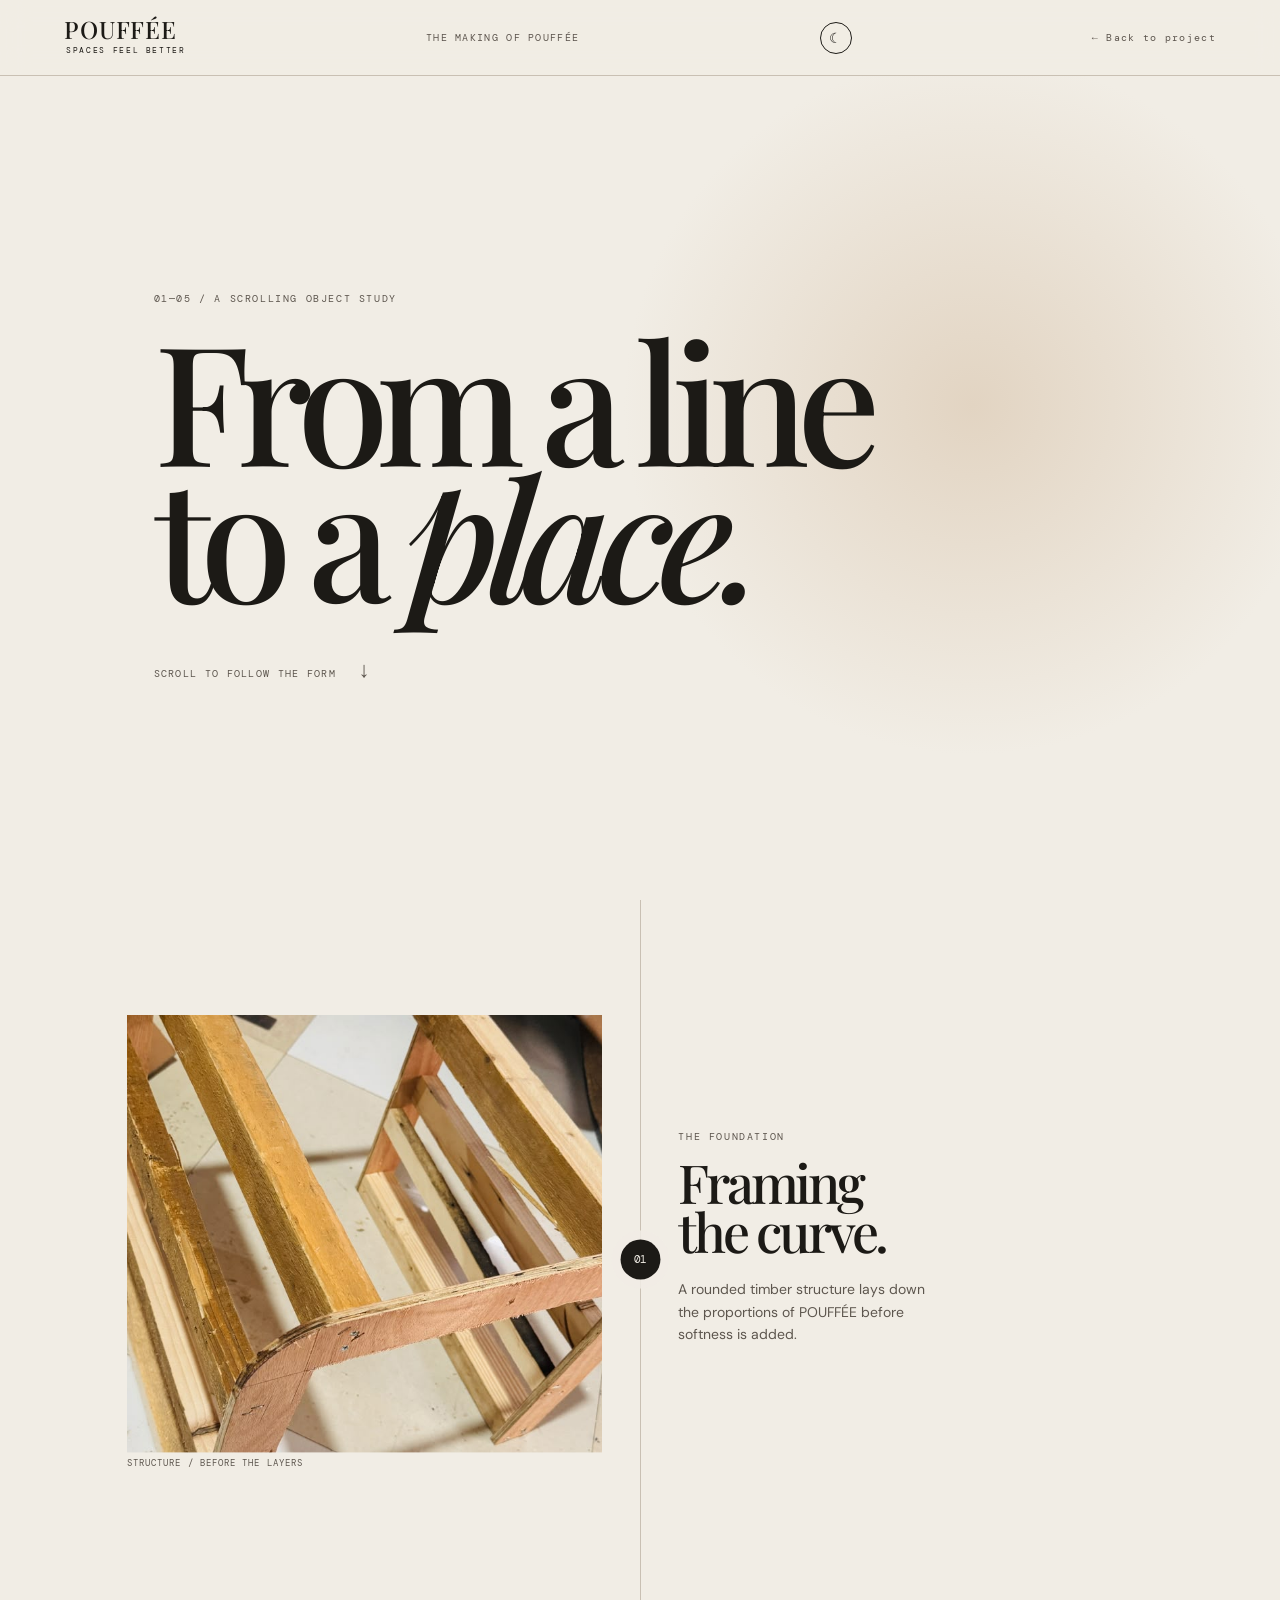
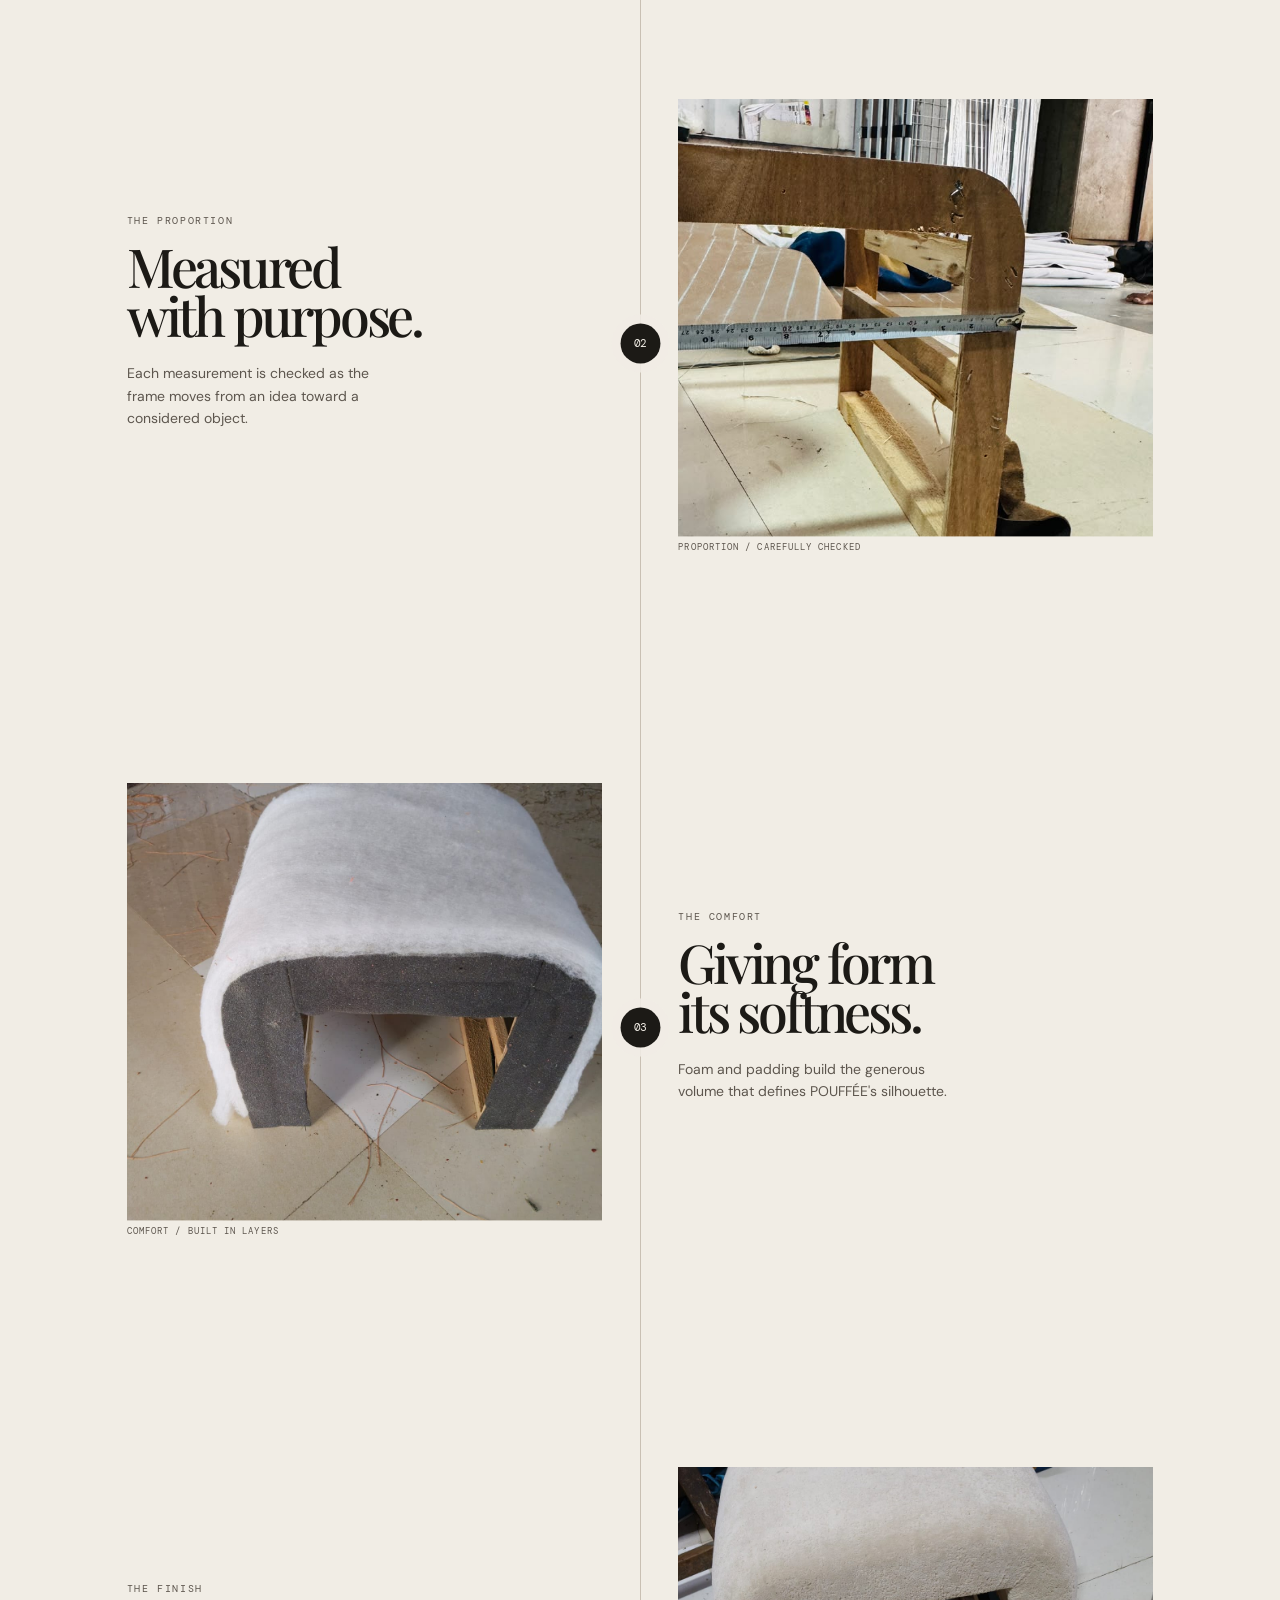
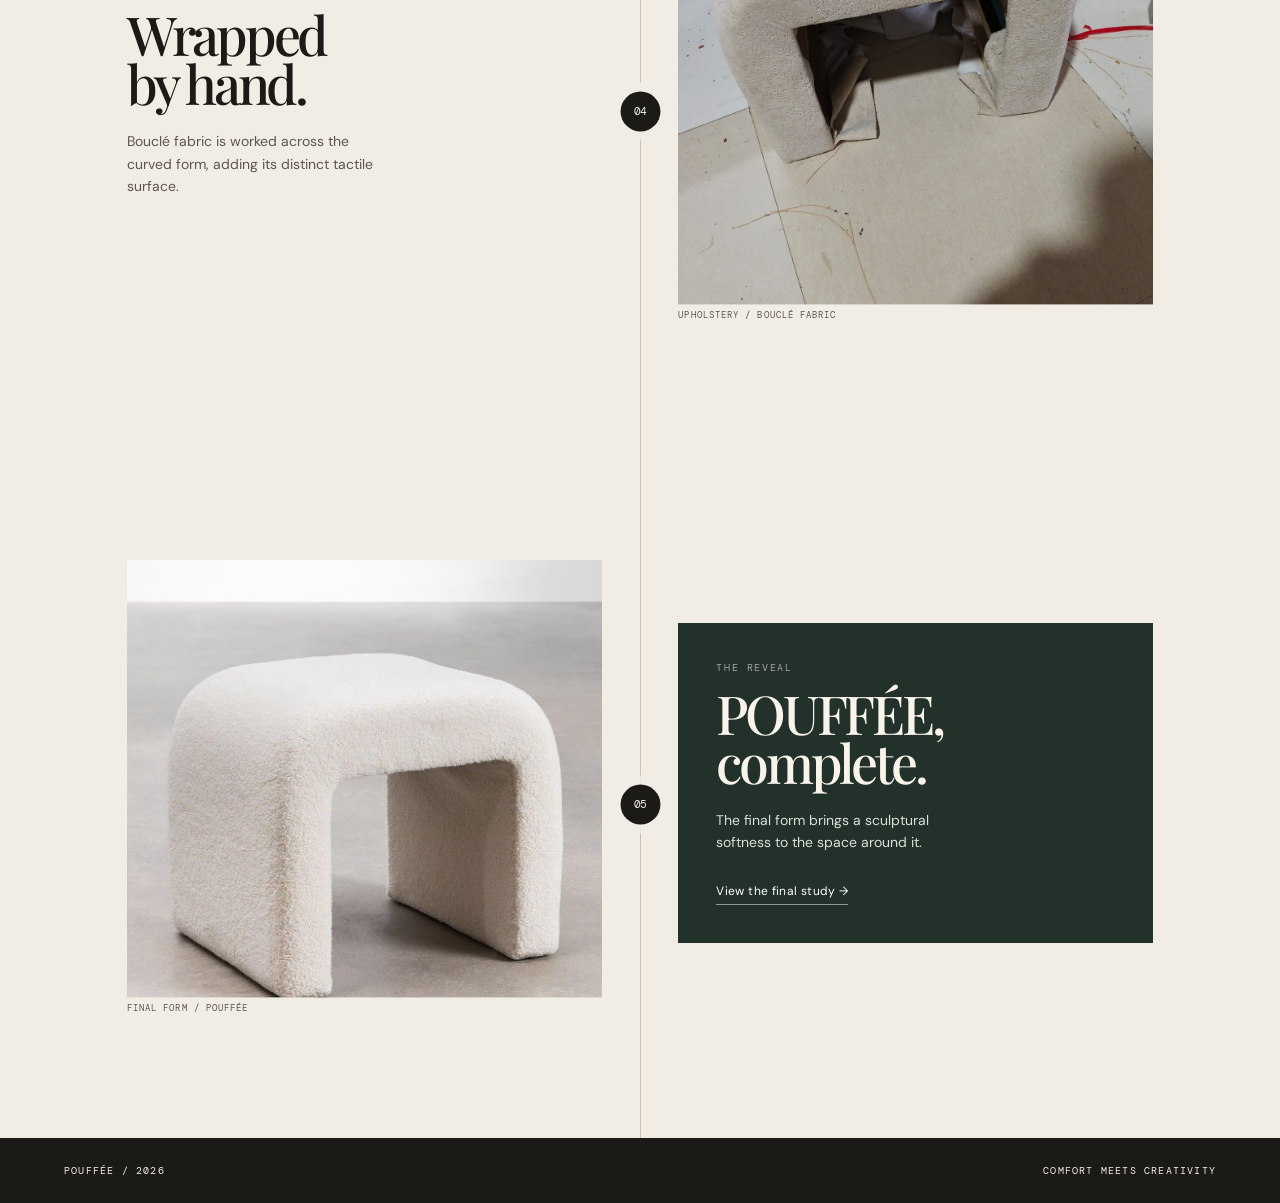
<file: journey.html>
<!doctype html>
<html lang="en">
<head>
  <meta charset="UTF-8">
  <meta name="viewport" content="width=device-width,initial-scale=1.0">
  <meta name="description" content="POUFFÉE — Follow the making of POUFFÉE step by step, from raw timber frame to finished bouclé seat.">
  <title>POUFFÉE — The Journey</title>
  <link rel="preconnect" href="https://fonts.googleapis.com">
  <link rel="preconnect" href="https://fonts.gstatic.com" crossorigin>
  <link href="https://fonts.googleapis.com/css2?family=DM+Mono&family=DM+Sans:wght@400;500;600&family=Playfair+Display:ital,wght@0,500;0,600;1,500&display=swap" rel="stylesheet">
  <link rel="stylesheet" href="journey.css">
  <!-- Restore theme early to avoid flash -->
  <script>if(localStorage.getItem('pouffee-theme')==='dark')document.documentElement.classList.add('dark-pre');</script>
  <style>.dark-pre body{background:#141412;color:#f0ebe1}</style>
</head>
<body>

<header>
  <a class="brand" href="index.html">POUFFÉE<small>SPACES FEEL BETTER</small></a>
  <span>THE MAKING OF POUFFÉE</span>
  <button class="theme-toggle" id="journey-theme" type="button" aria-label="Toggle colour theme">☾</button>
  <a class="back" href="index.html">← Back to project</a>
</header>

<main>
  <section class="intro">
    <p>01—05 / A SCROLLING OBJECT STUDY</p>
    <h1>From a line<br>to a <em>place.</em></h1>
    <div class="scroll-cue">SCROLL TO FOLLOW THE FORM <i>↓</i></div>
  </section>

  <section class="timeline">
    <div class="line"></div>

    <article class="step one">
      <div class="index">01</div>
      <div class="copy">
        <p>THE FOUNDATION</p>
        <h2>Framing<br>the curve.</h2>
        <span>A rounded timber structure lays down the proportions of POUFFÉE before softness is added.</span>
      </div>
      <figure>
        <img src="public/images/pouffee-24.jpg" alt="Bare rounded POUFFÉE frame">
        <figcaption>STRUCTURE / BEFORE THE LAYERS</figcaption>
      </figure>
    </article>

    <article class="step two">
      <div class="index">02</div>
      <div class="copy">
        <p>THE PROPORTION</p>
        <h2>Measured<br>with purpose.</h2>
        <span>Each measurement is checked as the frame moves from an idea toward a considered object.</span>
      </div>
      <figure>
        <img src="public/images/pouffee-09.jpg" alt="Frame being measured">
        <figcaption>PROPORTION / CAREFULLY CHECKED</figcaption>
      </figure>
    </article>

    <article class="step three">
      <div class="index">03</div>
      <div class="copy">
        <p>THE COMFORT</p>
        <h2>Giving form<br>its softness.</h2>
        <span>Foam and padding build the generous volume that defines POUFFÉE's silhouette.</span>
      </div>
      <figure>
        <img src="public/images/pouffee-17.jpg" alt="Foam construction on POUFFÉE">
        <figcaption>COMFORT / BUILT IN LAYERS</figcaption>
      </figure>
    </article>

    <article class="step four">
      <div class="index">04</div>
      <div class="copy">
        <p>THE FINISH</p>
        <h2>Wrapped<br>by hand.</h2>
        <span>Bouclé fabric is worked across the curved form, adding its distinct tactile surface.</span>
      </div>
      <figure>
        <img src="public/images/pouffee-02.jpg" alt="Bouclé upholstery being applied">
        <figcaption>UPHOLSTERY / BOUCLÉ FABRIC</figcaption>
      </figure>
    </article>

    <article class="step five">
      <div class="index">05</div>
      <div class="copy">
        <p>THE REVEAL</p>
        <h2>POUFFÉE,<br>complete.</h2>
        <span>The final form brings a sculptural softness to the space around it.</span>
        <a href="index.html#gallery">View the final study →</a>
      </div>
      <figure class="final-media">
        <img src="public/images/pouffee-final-01.jpg" alt="Completed POUFFÉE stool">
        <video
          autoplay muted loop playsinline
          preload="metadata"
          poster="public/images/pouffee-final-01.jpg"
          webkit-playsinline
        >
          <source src="public/videos/pouffee-final-04.mp4" type="video/mp4">
        </video>
        <figcaption>FINAL FORM / POUFFÉE</figcaption>
      </figure>
    </article>

  </section>
</main>

<footer>POUFFÉE / 2026 <span>COMFORT MEETS CREATIVITY</span></footer>

<script>
// Apply dark mode immediately
(function() {
  const saved = localStorage.getItem('pouffee-theme');
  if (saved === 'dark') document.body.classList.add('dark-mode');

  const btn = document.getElementById('journey-theme');
  if (!btn) return;

  function paint() {
    btn.textContent = document.body.classList.contains('dark-mode') ? '☀' : '☾';
  }
  paint();

  btn.addEventListener('click', () => {
    document.body.classList.toggle('dark-mode');
    localStorage.setItem('pouffee-theme', document.body.classList.contains('dark-mode') ? 'dark' : 'light');
    paint();
  });
})();

// Scroll reveal for timeline steps
const io = new IntersectionObserver(entries =>
  entries.forEach(e => e.isIntersecting && e.target.classList.add('seen')),
  { threshold: 0.18 }
);
document.querySelectorAll('.step').forEach(s => io.observe(s));

// Video autoplay on mobile (always show)
const isMobile = window.matchMedia('(max-width: 640px)').matches;
const finalVid = document.querySelector('.final-media video');
if (finalVid) {
  finalVid.muted = true;
  if (isMobile) {
    finalVid.loop = true;
    finalVid.autoplay = true;
    finalVid.play().catch(() => {});
  } else {
    // Desktop: show on hover
    const fig = document.querySelector('.final-media');
    fig.addEventListener('mouseenter', () => { finalVid.play().catch(() => {}); });
    fig.addEventListener('mouseleave', () => { finalVid.pause(); });
  }
}
</script>
</body>
</html>
</file>
<file: journey.css>
/* ============================================================
   POUFFÉE — Journey Page Stylesheet (v3)
   ============================================================ */

/* --- Design tokens (must mirror main site) --- */
:root {
  --paper: #f1ede5;
  --ink: #1c1a16;
  --line: #c9c0b3;
  --muted: #5d564e;
  --forest: #23312b;
  --nav-h: 76px;
  --ease: cubic-bezier(0.22, 0.8, 0.22, 1);
}

/* --- Reset --- */
*, *::before, *::after { box-sizing: border-box; }
html { scroll-behavior: smooth; }
body {
  margin: 0;
  overflow-x: hidden;
  background: var(--paper);
  color: var(--ink);
  font: 14px/1.5 'DM Sans', sans-serif;
  -webkit-font-smoothing: antialiased;
  transition: background .35s ease, color .35s ease;
}

/* ============================================================
   DARK MODE — Journey
   ============================================================ */
body.dark-mode {
  --paper: #141412;
  --ink: #f0ebe1;
  --line: #333230;
  --muted: #8a8278;
  background: #141412;
  color: #f0ebe1;
}
body.dark-mode header {
  background: rgba(20,20,18,.93) !important;
  border-color: #333230;
}
body.dark-mode header > span,
body.dark-mode .back { color: #8a8278; }
body.dark-mode .brand { color: #f0ebe1; }
body.dark-mode .intro {
  background: radial-gradient(circle at 76% 40%, #1e1c18, transparent 32%), #141412 !important;
}
body.dark-mode .line { background: #333230; }
body.dark-mode .index {
  background: #f0ebe1;
  color: #141412;
  box-shadow: 0 0 0 8px rgba(20,20,18,.85);
}
body.dark-mode .copy span { color: #8a8278; }
body.dark-mode .copy a { color: #f0ebe1; border-color: #f0ebe1; }
body.dark-mode figcaption { color: #8a8278; }
body.dark-mode .five .copy { background: #1e2620; color: #f0ebe1; }
body.dark-mode .five .copy span { color: #b4bdb0; }
body.dark-mode .five .copy a { color: #e0f0d8; border-color: #e0f0d8; }
body.dark-mode footer { background: #0c0c0a; color: #f0ebe1; }
body.dark-mode .theme-toggle { color: #f0ebe1; }

/* ============================================================
   HEADER / NAV
   ============================================================ */
header {
  height: var(--nav-h);
  display: flex;
  align-items: center;
  justify-content: space-between;
  padding: 0 5vw;
  border-bottom: 1px solid var(--line);
  position: sticky;
  top: 0;
  z-index: 100;
  background: rgba(241,237,229,.93);
  backdrop-filter: blur(14px);
  -webkit-backdrop-filter: blur(14px);
  transition: background .3s, border-color .3s;
  gap: 16px;
}

.brand {
  color: var(--ink);
  text-decoration: none;
  font: 500 24px/.78 'Playfair Display', serif;
  letter-spacing: .035em;
  flex-shrink: 0;
}
.brand small {
  display: block;
  margin: 7px 0 0 2px;
  font: 7.5px 'DM Mono', monospace;
  letter-spacing: .22em;
}

header > span,
header .back {
  font: 10px 'DM Mono', monospace;
  letter-spacing: .13em;
  color: var(--muted);
}
.back {
  text-decoration: none;
  flex-shrink: 0;
  transition: opacity .2s;
}
.back:hover { opacity: .6; }

/* Theme toggle */
.theme-toggle {
  border: 1px solid currentColor;
  background: transparent;
  color: inherit;
  border-radius: 50%;
  width: 32px; height: 32px;
  display: grid;
  place-items: center;
  cursor: pointer;
  font-size: 14px;
  flex-shrink: 0;
  transition: transform .3s var(--ease), background .2s;
}
.theme-toggle:hover { transform: rotate(20deg); background: rgba(120,112,100,.1); }

/* ============================================================
   INTRO
   ============================================================ */
.intro {
  min-height: calc(100svh - var(--nav-h));
  padding: 12vh 12vw;
  display: flex;
  flex-direction: column;
  justify-content: center;
  background: radial-gradient(circle at 76% 40%, #e2d4c2, transparent 32%), var(--paper);
  transition: background .35s;
}
.intro p, .copy p {
  font: 10px 'DM Mono', monospace;
  letter-spacing: .16em;
  color: var(--muted);
  margin: 0;
}
.intro h1 {
  font: 500 clamp(68px, 13vw, 190px)/.82 'Playfair Display', serif;
  letter-spacing: -.075em;
  margin: 25px 0;
}
.scroll-cue {
  margin-top: 28px;
  font: 10px 'DM Mono', monospace;
  letter-spacing: .13em;
  color: var(--muted);
}
.scroll-cue i { font-size: 22px; font-style: normal; margin-left: 14px; }

/* ============================================================
   TIMELINE
   ============================================================ */
.timeline {
  position: relative;
  max-width: 1180px;
  margin: auto;
  padding: 0 6vw;
}
.line {
  position: absolute;
  top: 0; bottom: 0;
  left: 50%;
  width: 1px;
  background: var(--line);
  transition: background .35s;
}

/* Steps */
.step {
  min-height: 76svh;
  display: grid;
  grid-template-columns: 1fr 1fr;
  align-items: center;
  gap: 6vw;
  position: relative;
  opacity: .2;
  transform: translateY(44px);
  transition: opacity .9s ease, transform .9s var(--ease);
}
.step.seen { opacity: 1; transform: none; }

.step:nth-of-type(odd) .copy  { order: 2; }
.step:nth-of-type(odd) figure { order: 1; }

/* Step index bubble */
.index {
  position: absolute;
  left: calc(50% - 17px);
  top: 50%;
  background: var(--ink);
  color: var(--paper);
  border-radius: 50%;
  height: 35px; width: 35px;
  display: grid;
  place-items: center;
  font: 10px 'DM Mono', monospace;
  z-index: 2;
  box-shadow: 0 0 0 8px rgba(241,237,229,.85);
  transition: transform .55s ease, background .35s, color .35s, box-shadow .35s;
}
body.dark-mode .index { box-shadow: 0 0 0 8px rgba(20,20,18,.85); }
.step.seen .index { transform: scale(1.14); }

/* Copy */
.copy {
  max-width: 360px;
  transition: transform .8s var(--ease);
}
.step.seen .copy { transform: translateY(-4px); }
.copy h2 {
  font: 500 clamp(36px, 4.2vw, 62px)/.91 'Playfair Display', serif;
  letter-spacing: -.06em;
  margin: 15px 0 22px;
}
.copy span {
  display: block;
  max-width: 270px;
  color: var(--muted);
  line-height: 1.6;
}
.copy a {
  display: inline-block;
  margin-top: 28px;
  color: var(--ink);
  font-size: 12px;
  text-decoration: none;
  border-bottom: 1px solid var(--ink);
  padding-bottom: 4px;
  letter-spacing: .03em;
  transition: opacity .2s;
}
.copy a:hover { opacity: .6; }

/* Figures */
figure { margin: 0; overflow: hidden; }
figure img,
figure video {
  display: block;
  width: 100%;
  height: 48vh;
  min-height: 300px;
  object-fit: cover;
  transition: transform 1.1s var(--ease);
}
.step.seen figure img { transform: scale(1.025); }

figcaption {
  margin-top: 10px;
  font: 9px 'DM Mono', monospace;
  letter-spacing: .12em;
  color: var(--muted);
}

/* ============================================================
   FINAL STEP (#05 — .five)
   ============================================================ */
.five { min-height: 78svh; padding: 40px 0; }
.five .copy {
  background: var(--forest);
  color: #f8f4ea;
  max-width: none;
  padding: 38px;
  transition: background .35s;
}
.five .copy p { color: rgba(248,244,234,.6); }
.five .copy span { color: #dce0d7; }
.five .copy a { color: #fff; border-color: rgba(255,255,255,.5); }

/* Video reveal on hover */
.five figure { position: relative; }
.final-media { position: relative; }
.final-media video {
  position: absolute;
  inset: 0;
  width: 100%;
  height: 100%;
  object-fit: cover;
  opacity: 0;
  transition: opacity .6s ease;
  pointer-events: none;
}
.final-media:hover video,
.final-media.playing video { opacity: 1; }

/* Mobile: always show video */
@media (max-width: 640px) {
  .final-media video { pointer-events: auto; }
}

/* ============================================================
   FOOTER
   ============================================================ */
footer {
  padding: 26px 5vw;
  background: var(--ink);
  color: #f1ede5;
  font: 10px 'DM Mono', monospace;
  letter-spacing: .12em;
  transition: background .35s, color .35s;
}
footer span { float: right; }

/* ============================================================
   TABLET (≤ 860px)
   ============================================================ */
@media (max-width: 860px) {
  .timeline { padding: 0 5vw; }
  .line { left: 28px; }
  .step {
    min-height: auto;
    padding: 60px 0 60px 52px;
    display: flex;
    flex-direction: column;
    align-items: stretch;
    gap: 24px;
  }
  .step:nth-of-type(odd) .copy,
  .step:nth-of-type(odd) figure { order: initial; }
  .index { left: 8px; top: 68px; }
  .copy h2 { font-size: 11vw; }
  .copy { max-width: none; }
  .copy span { max-width: 360px; }
  figure img, figure video { height: 42vh; min-height: 240px; }
  .five { padding-top: 52px; padding-bottom: 52px; }
  .five .copy { margin-left: -52px; padding: 30px 24px 30px 76px; }
}

/* ============================================================
   MOBILE (≤ 640px)
   ============================================================ */
@media (max-width: 640px) {
  :root { --nav-h: 60px; }

  header {
    height: 60px;
    padding: 0 18px;
    gap: 12px;
  }
  header > span { display: none; }
  .brand { font-size: 20px; }

  .intro { padding: 10vh 20px; }
  .intro h1 { font-size: clamp(52px, 18vw, 100px); }
  .scroll-cue { margin-top: 22px; }

  .timeline { padding: 0 20px; }
  .line { left: 20px; }

  .step {
    padding: 52px 0 52px 36px;
    gap: 20px;
  }
  .index { left: 4px; top: 58px; width: 32px; height: 32px; font-size: 9px; }
  .copy h2 { font-size: clamp(32px, 12vw, 56px); }
  .copy span { max-width: none; }

  figure img, figure video {
    height: 55vw;
    min-height: 200px;
    max-height: 300px;
  }

  .five { padding-top: 48px; padding-bottom: 48px; }
  .five .copy { margin-left: -36px; padding: 26px 20px 26px 56px; }

  /* Show video on mobile always */
  .final-media video { opacity: 1; position: relative; inset: auto; height: 55vw; min-height: 200px; max-height: 300px; }
  .final-media img { display: none; }

  footer span { display: none; }
}

/* ============================================================
   REDUCED MOTION
   ============================================================ */
@media (prefers-reduced-motion: reduce) {
  *, *::before, *::after {
    animation-duration: .01ms !important;
    animation-iteration-count: 1 !important;
    transition-duration: .01ms !important;
    scroll-behavior: auto !important;
  }
}
</file>
